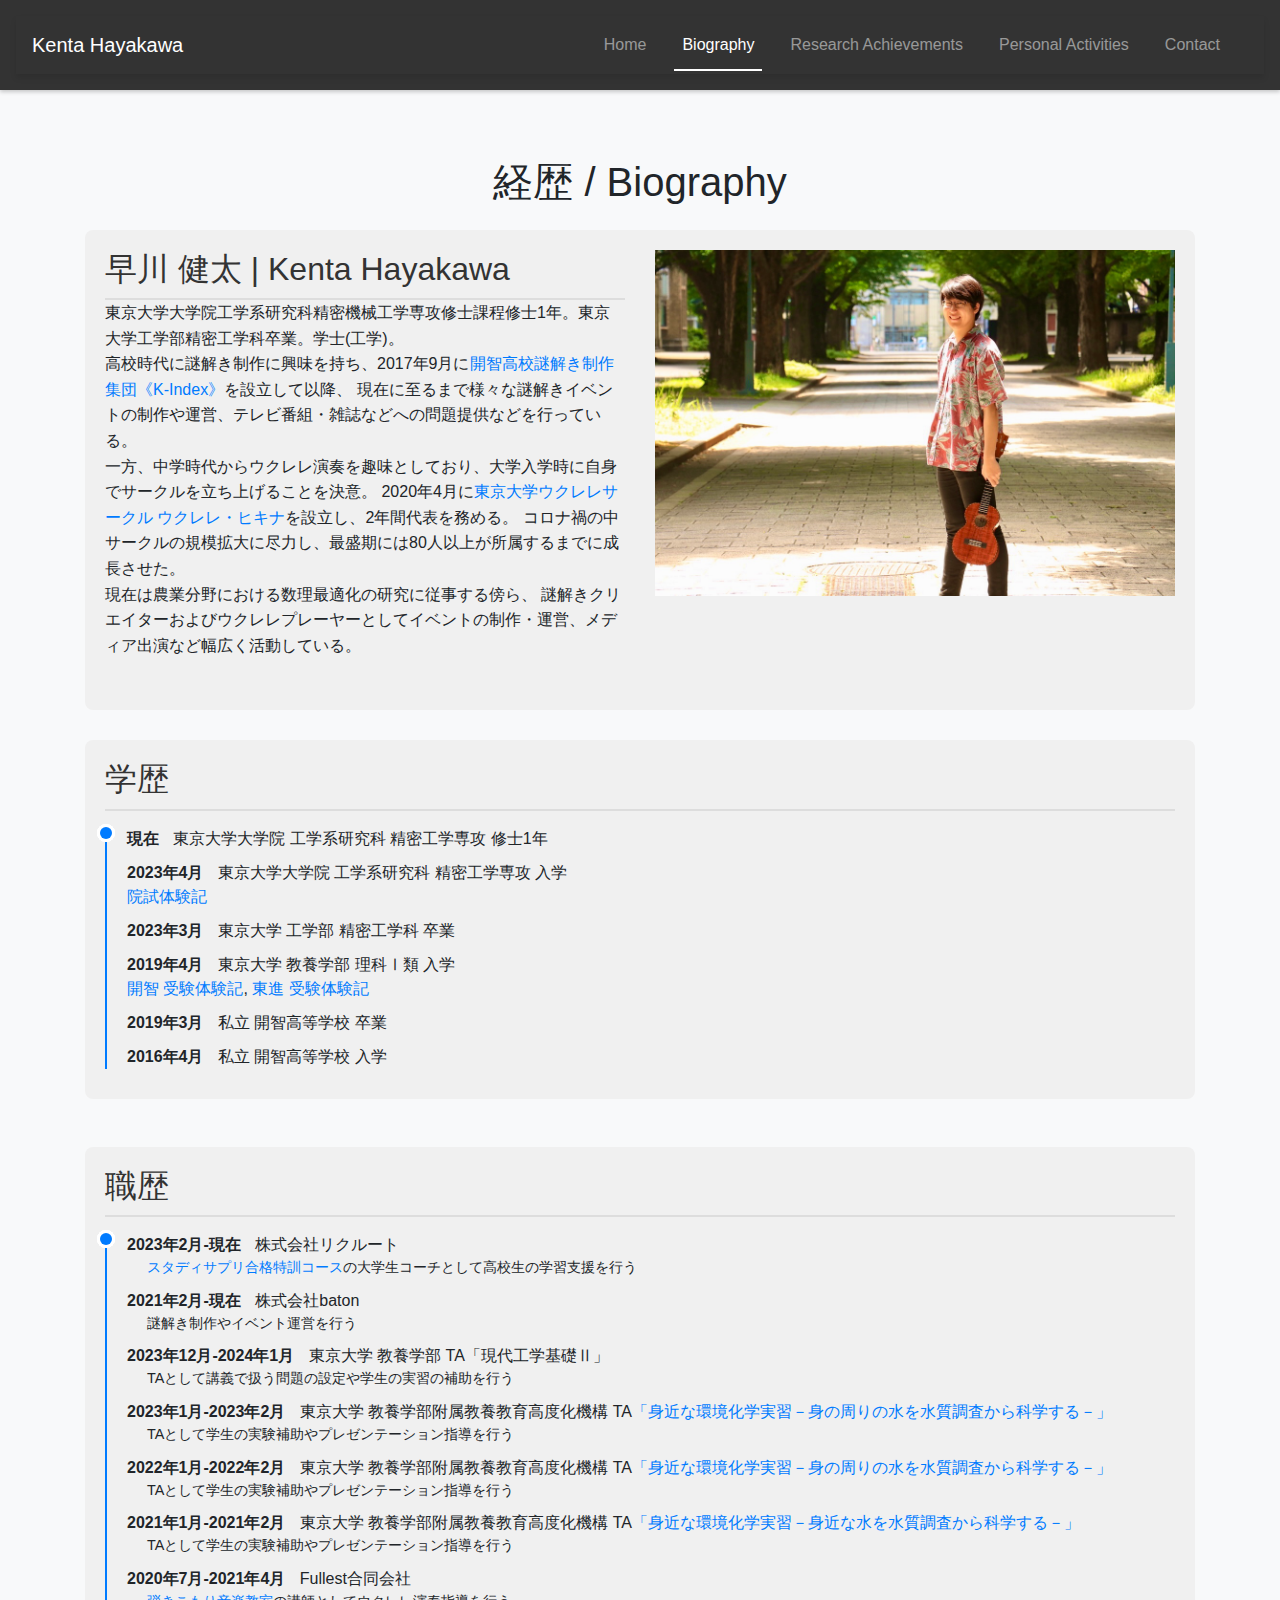
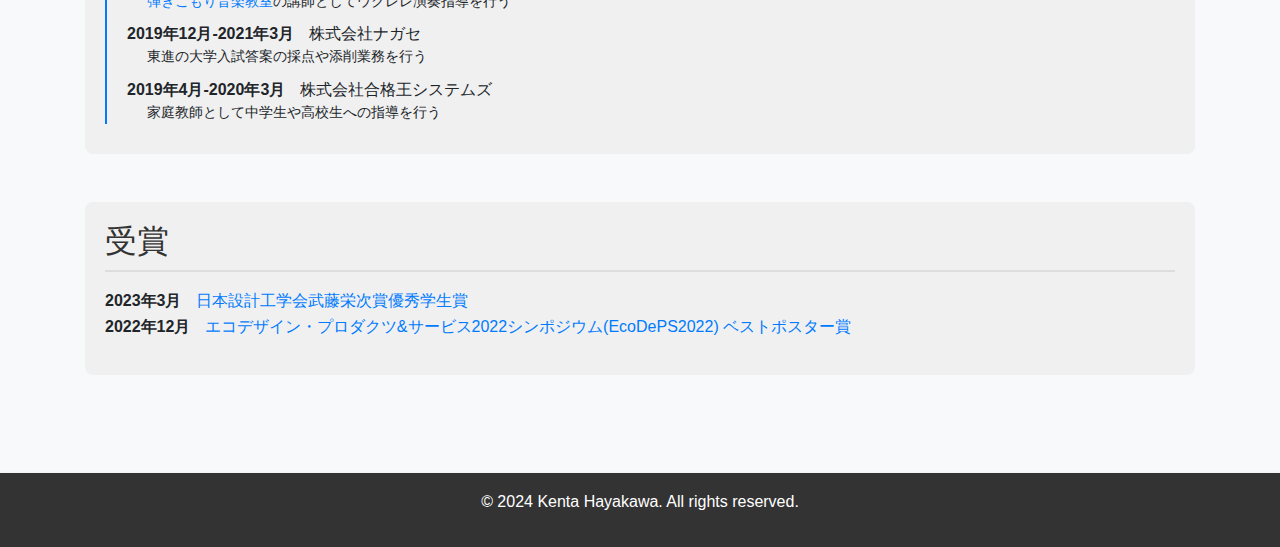
<file: biography.html>
<!DOCTYPE html>
<html lang="ja">
<head>
    <meta charset="UTF-8">
    <meta name="viewport" content="width=device-width, initial-scale=1.0">
    <title>Biography | 早川健太公式ページ</title>
	<link rel="stylesheet" href="https://stackpath.bootstrapcdn.com/bootstrap/4.5.2/css/bootstrap.min.css">
    <link rel="stylesheet" href="css/style.css">
</head>
<body>
    <header class="mb-4">
        <nav class="navbar navbar-expand-lg navbar-dark" style="background-color: #333;">
            <a class="navbar-brand" href="index.html">Kenta Hayakawa</a>
            <button class="navbar-toggler" type="button" data-toggle="collapse" data-target="#navbarNav" aria-controls="navbarNav" aria-expanded="false" aria-label="Toggle navigation">
                <span class="navbar-toggler-icon"></span>
            </button>
            <div class="collapse navbar-collapse" id="navbarNav">
                <ul class="navbar-nav ml-auto">
                    <li class="nav-item">
                        <a class="nav-link" href="index.html">Home</a>
                    </li>
                    <li class="nav-item active">
                        <a class="nav-link" href="biography.html">Biography</a>
                    </li>
                    <li class="nav-item">
                        <a class="nav-link" href="research_achievements.html">Research Achievements</a>
                    </li>
                    <li class="nav-item">
                        <a class="nav-link" href="personal_activities.html">Personal Activities</a>
                    </li>
                    <li class="nav-item">
                        <a class="nav-link" href="contact.html">Contact</a>
                    </li>
                </ul>
            </div>
        </nav>
    </header>

	<main class="container mt-5">
		<h1 class="text-center mb-4">経歴 / Biography</h1>
			<!-- 経歴と写真のセクション -->
			<section class="section">
				<div class="row mb-3">
					<div class="col-md-6">
						<h2 class="mb-0">早川 健太 | Kenta Hayakawa</h2>
						<p>東京大学大学院工学系研究科精密機械工学専攻修士課程修士1年。東京大学工学部精密工学科卒業。学士(工学)。<br>
							高校時代に謎解き制作に興味を持ち、2017年9月に<a href="https://twitter.com/_K_Index" target="_blank">開智高校謎解き制作集団《K-Index》</a>を設立して以降、
							現在に至るまで様々な謎解きイベントの制作や運営、テレビ番組・雑誌などへの問題提供などを行っている。<br>
							一方、中学時代からウクレレ演奏を趣味としており、大学入学時に自身でサークルを立ち上げることを決意。
							2020年4月に<a href="https://sites.google.com/view/u-hikina?pli=1" target="_blank">東京大学ウクレレサークル ウクレレ・ヒキナ</a>を設立し、2年間代表を務める。
							コロナ禍の中サークルの規模拡大に尽力し、最盛期には80人以上が所属するまでに成長させた。<br>
							現在は農業分野における数理最適化の研究に従事する傍ら、
							謎解きクリエイターおよびウクレレプレーヤーとしてイベントの制作・運営、メディア出演など幅広く活動している。</p>
					</div>
					<div class="col-md-6">
						<img src="images/profile_photo.jpg" alt="プロフィール写真" class="img-fluid">
					</div>
				</div>
			</section>
		<section class="mb-5 section">
			<h2 class="mb-3">学歴</h2>
			<div class="timeline">
				<div class="timeline-item">
					<span class="date">現在</span> 東京大学大学院 工学系研究科 精密工学専攻 修士1年
				</div>
				<div class="timeline-item">
					<span class="date">2023年4月</span> 東京大学大学院 工学系研究科 精密工学専攻 入学<br>
					<a href="https://note.com/m78hayata/n/n28e0cb3d55ae" target="_blank">院試体験記</a>
				</div>
				<div class="timeline-item">
					<span class="date">2023年3月</span> 東京大学 工学部 精密工学科 卒業
				</div>
				<div class="timeline-item">
					<span class="date">2019年4月</span> 東京大学 教養学部 理科Ⅰ類 入学<br>
					<a href="documents/entrance_exam_experience_kaichi.pdf" target="_blank">開智 受験体験記</a>, <a href="documents/entrance_exam_experience_toshin.pdf" target="_blank">東進 受験体験記</a>
				</div>
				<div class="timeline-item">
					<span class="date">2019年3月</span> 私立 開智高等学校 卒業
				</div>
				<div class="timeline-item">
					<span class="date">2016年4月</span> 私立 開智高等学校 入学
				</div>
			</div>
		</section>
	
		<section class="mb-5 section">
			<h2 class="mb-3">職歴</h2>
			<!-- 職歴をタイムラインスタイルで表示 -->
			<div class="timeline">
				<div class="timeline-item">
					<span class="date">2023年2月-現在</span> 株式会社リクルート<br>
					<span class="text-small"><a href="https://studysapuri.jp/coaching/" target="_blank">スタディサプリ合格特訓コース</a>の大学生コーチとして高校生の学習支援を行う
				</div>
				<div class="timeline-item">
					<span class="date">2021年2月-現在</span> 株式会社baton<br>
					<span class="text-small">謎解き制作やイベント運営を行う
				</div>
				<div class="timeline-item">
					<span class="date">2023年12月-2024年1月</span> 東京大学 教養学部 TA「現代工学基礎Ⅱ」<br>
					<span class="text-small">TAとして講義で扱う問題の設定や学生の実習の補助を行う
				</div>
				<div class="timeline-item">
					<span class="date">2023年1月-2023年2月</span> 東京大学 教養学部附属教養教育高度化機構 TA<a href="http://www.adves.c.u-tokyo.ac.jp/practical/environmental_chemistry/" target="_blank">「身近な環境化学実習－身の周りの水を水質調査から科学する－」</a>
					<span class="text-small">TAとして学生の実験補助やプレゼンテーション指導を行う
				</div>
				<div class="timeline-item">
					<span class="date">2022年1月-2022年2月</span> 東京大学 教養学部附属教養教育高度化機構 TA<a href="http://www.adves.c.u-tokyo.ac.jp/practical/environmental_chemistry/" target="_blank">「身近な環境化学実習－身の周りの水を水質調査から科学する－」</a>
					<span class="text-small">TAとして学生の実験補助やプレゼンテーション指導を行う
				</div>
				<div class="timeline-item">
					<span class="date">2021年1月-2021年2月</span> 東京大学 教養学部附属教養教育高度化機構 TA<a href="http://www.adves.c.u-tokyo.ac.jp/wp-content/uploads/2021/03/mijikana_Hi.pdf" target="_blank">「身近な環境化学実習－身近な水を水質調査から科学する－」</a>
					<span class="text-small">TAとして学生の実験補助やプレゼンテーション指導を行う
				</div>
				<div class="timeline-item">
					<span class="date">2020年7月-2021年4月</span> Fullest合同会社<br>
					<span class="text-small"><a href="https://www.hikikomorou.com" target="_blank">弾きこもり音楽教室</a>の講師としてウクレレ演奏指導を行う
				</div>
				<div class="timeline-item">
					<span class="date">2019年12月-2021年3月</span> 株式会社ナガセ<br>
					<span class="text-small">東進の大学入試答案の採点や添削業務を行う
				</div>
				<div class="timeline-item">
					<span class="date">2019年4月-2020年3月</span> 株式会社合格王システムズ<br>
					<span class="text-small">家庭教師として中学生や高校生への指導を行う
				</div>
			</div>
		</section>
	
		<section class="section">
			<h2 class="mb-3">受賞</h2>
			<!-- 受賞歴をリスト表示 -->
			<ul class="list-unstyled">
				<p>
					<li><span class="date">2023年3月</span> <a href="https://jsde.or.jp/wp/studentaward2022/" target="_blank">日本設計工学会武藤栄次賞優秀学生賞</a></li>
					<li><span class="date">2022年12月</span> <a href="https://www.t.u-tokyo.ac.jp/topics/tp2023-01-10-001" target="_blank">エコデザイン・プロダクツ&サービス2022シンポジウム(EcoDePS2022) ベストポスター賞</a></li>
				</p>
			</ul>
		</section>
	</main>
    <footer class="mt-5 py-3 text-center" style="background-color: #333; color: white;">
        <p>&copy; 2024 Kenta Hayakawa. All rights reserved.</p>
    </footer>
    <!-- Bootstrap JS and Popper.js -->
    <script src="https://code.jquery.com/jquery-3.5.1.slim.min.js"></script>
    <script src="https://cdn.jsdelivr.net/npm/@popperjs/core@2.5.2/dist/umd/popper.min.js"></script>
    <script src="https://stackpath.bootstrapcdn.com/bootstrap/4.5.2/js/bootstrap.min.js"></script>
    <script src="js/script.js"></script>
</body>
</html>
</file>
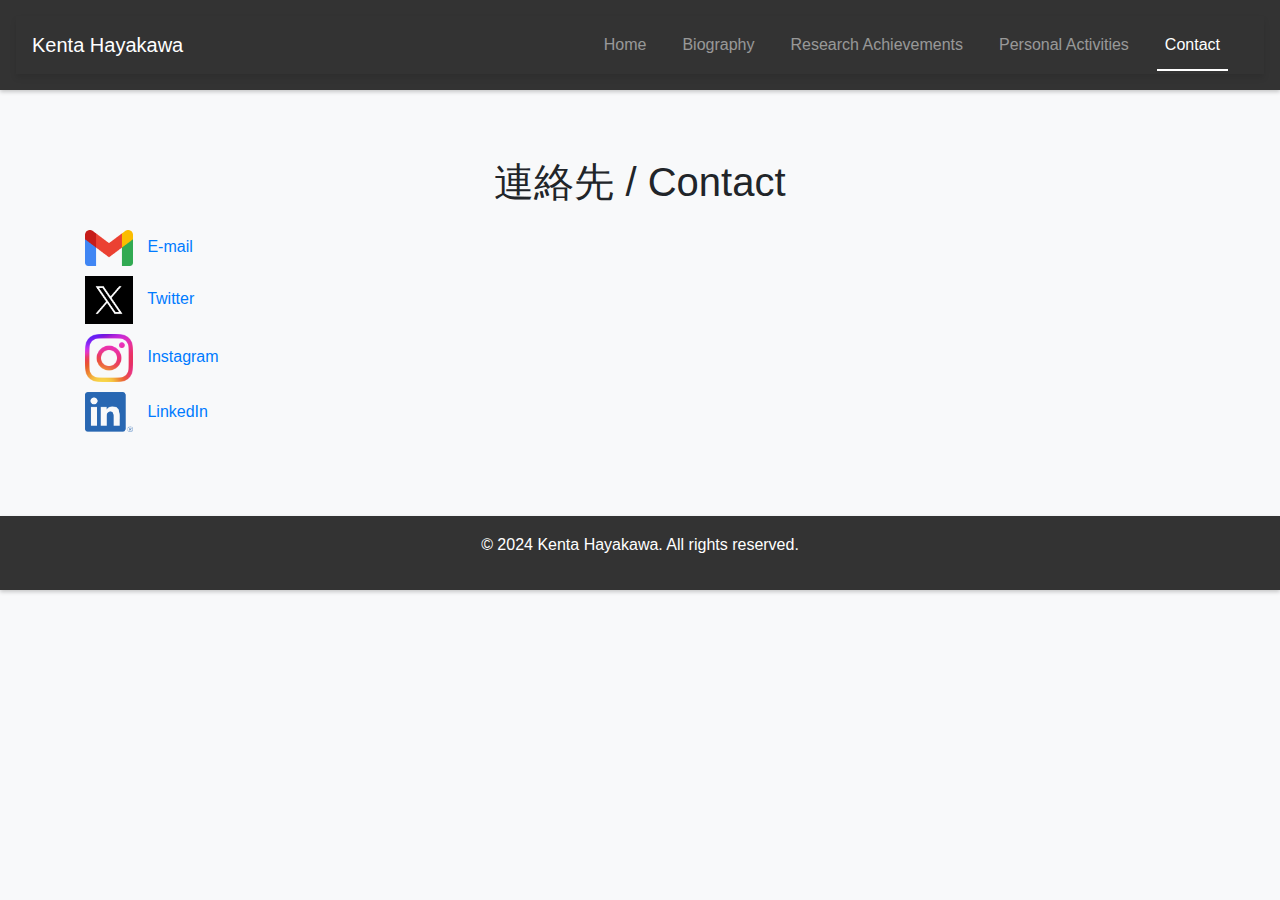
<file: contact.html>
<!DOCTYPE html>
<html lang="ja">
<head>
    <meta charset="UTF-8">
    <meta name="viewport" content="width=device-width, initial-scale=1.0">
    <title>Contact | 早川健太公式ページ</title>
	<link rel="stylesheet" href="https://stackpath.bootstrapcdn.com/bootstrap/4.5.2/css/bootstrap.min.css">
    <link rel="stylesheet" href="css/style.css">
</head>
<body>
    <header class="mb-4">
        <nav class="navbar navbar-expand-lg navbar-dark" style="background-color: #333;">
            <a class="navbar-brand" href="index.html">Kenta Hayakawa</a>
            <button class="navbar-toggler" type="button" data-toggle="collapse" data-target="#navbarNav" aria-controls="navbarNav" aria-expanded="false" aria-label="Toggle navigation">
                <span class="navbar-toggler-icon"></span>
            </button>
            <div class="collapse navbar-collapse" id="navbarNav">
                <ul class="navbar-nav ml-auto">
                    <li class="nav-item">
                        <a class="nav-link" href="index.html">Home</a>
                    </li>
                    <li class="nav-item">
                        <a class="nav-link" href="biography.html">Biography</a>
                    </li>
                    <li class="nav-item">
                        <a class="nav-link" href="research_achievements.html">Research Achievements</a>
                    </li>
                    <li class="nav-item">
                        <a class="nav-link" href="personal_activities.html">Personal Activities</a>
                    </li>
                    <li class="nav-item active">
                        <a class="nav-link" href="contact.html">Contact</a>
                    </li>
                </ul>
            </div>
        </nav>
    </header>

	<main class="container mt-5">
		<section>
			<h1 class="text-center mb-4">連絡先 / Contact</h1>
			<ul class="contact-list">
				<li><a href="mailto:m78hayata@gmail.com"><img src="images/email-logo.png" alt="E-mail"> E-mail</a></li>
				<li><a href="https://twitter.com/UTokyoUkulele" target="_blank"><img src="images/twitter-logo.png" alt="Twitter"> Twitter</a></li>
				<li><a href="https://instagram.com/kenta.utukulele" target="_blank"><img src="images/instagram-logo.png" alt="Instagram"> Instagram</a></li>
				<li><a href="https://linkedin.com/in/kenta-hayakawa-8b332a276" target="_blank"><img src="images/linkedin-logo.png" alt="LinkedIn"> LinkedIn</a></li>
			</ul>
		</section>
	</main>
	
    <footer class="mt-5 py-3 text-center" style="background-color: #333; color: white;">
        <p>&copy; 2024 Kenta Hayakawa. All rights reserved.</p>
    </footer>
    <!-- Bootstrap JS and Popper.js -->
    <script src="https://code.jquery.com/jquery-3.5.1.slim.min.js"></script>
    <script src="https://cdn.jsdelivr.net/npm/@popperjs/core@2.5.2/dist/umd/popper.min.js"></script>
    <script src="https://stackpath.bootstrapcdn.com/bootstrap/4.5.2/js/bootstrap.min.js"></script>
    <script src="js/script.js"></script>
</body>
</html>
</file>
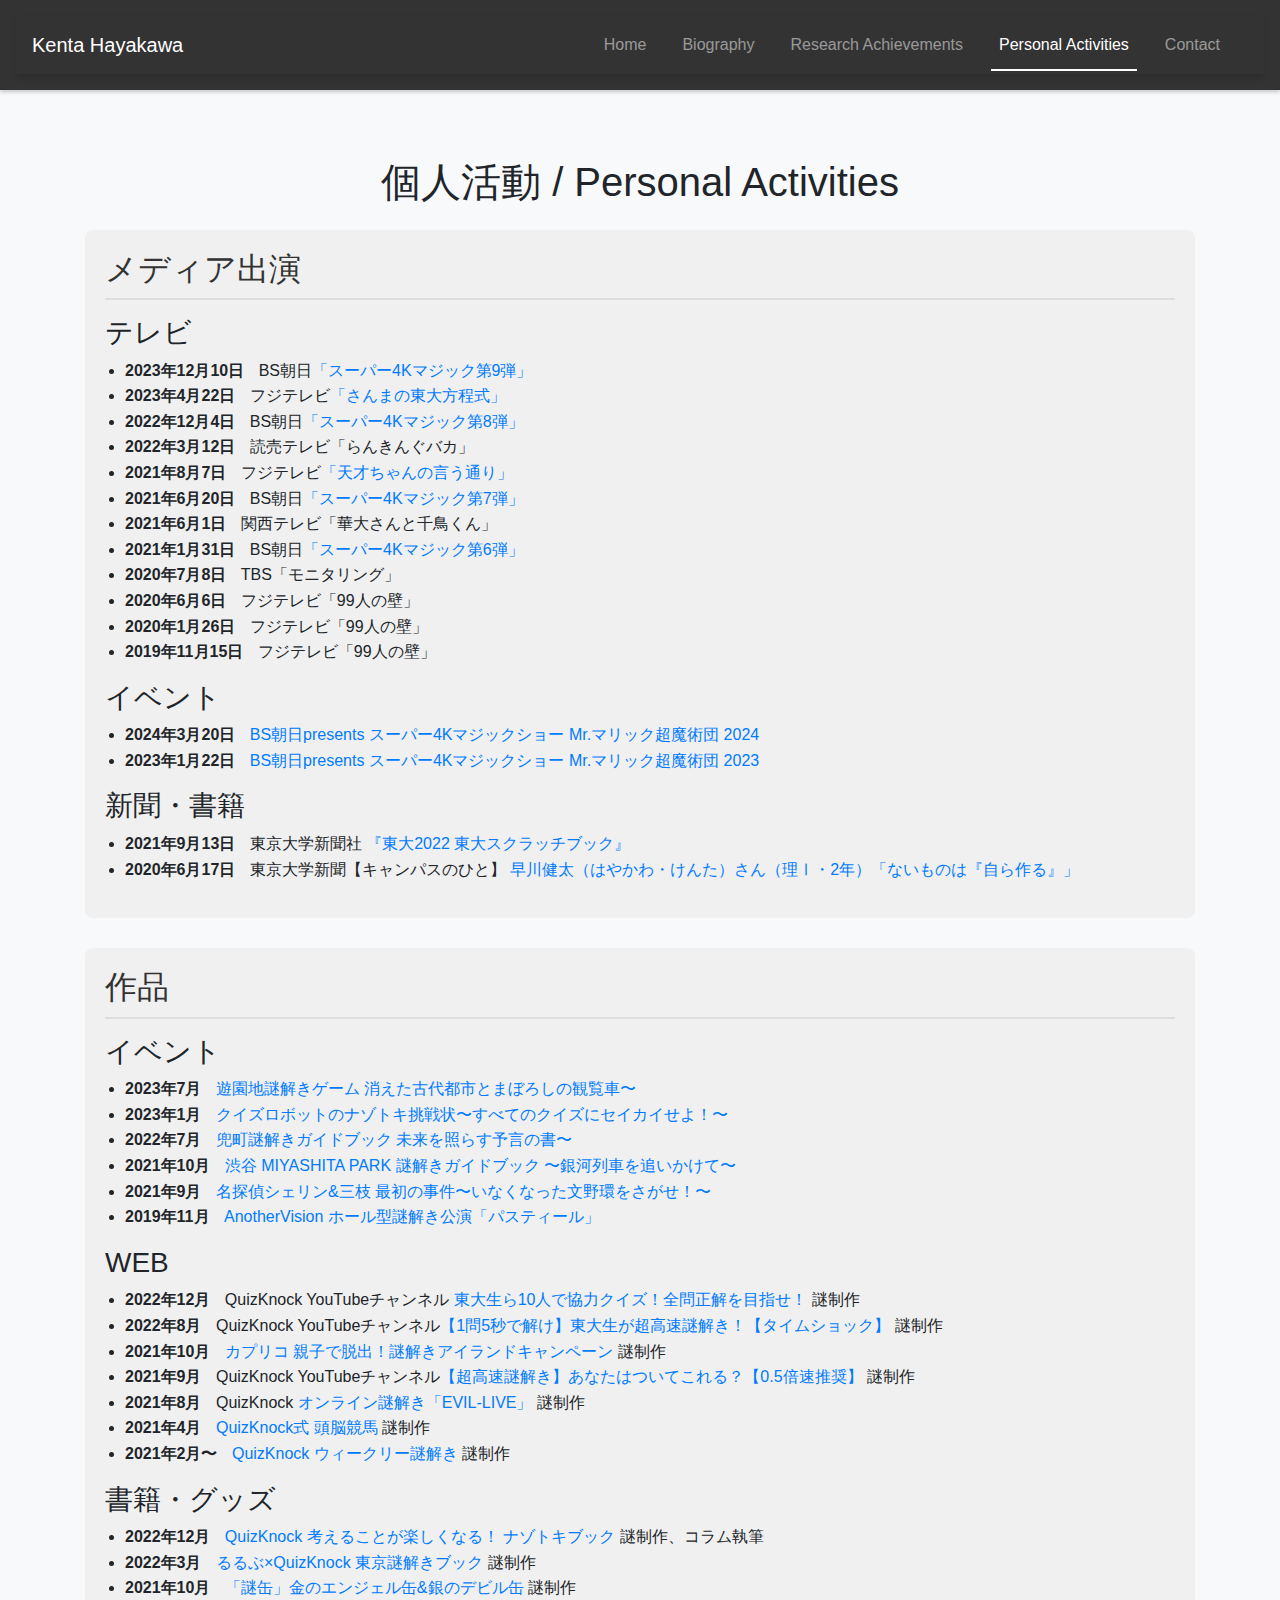
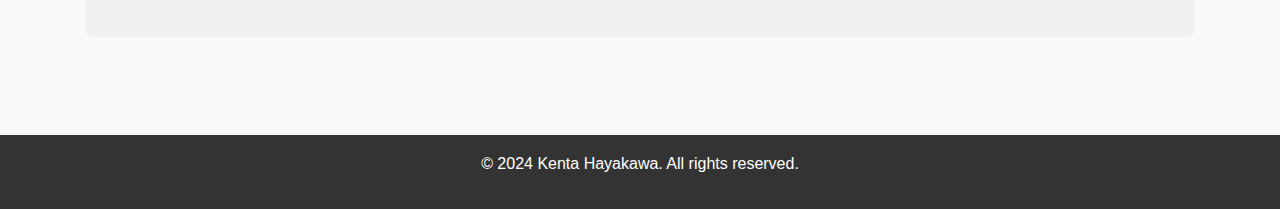
<file: personal_activities.html>
<!DOCTYPE html>
<html lang="ja">
<head>
    <meta charset="UTF-8">
    <meta name="viewport" content="width=device-width, initial-scale=1.0">
    <title>Personal Achievements | 早川健太公式ページ</title>
	<link rel="stylesheet" href="https://stackpath.bootstrapcdn.com/bootstrap/4.5.2/css/bootstrap.min.css">
    <link rel="stylesheet" href="css/style.css">
</head>
<body>
    <header class="mb-4">
        <nav class="navbar navbar-expand-lg navbar-dark" style="background-color: #333;">
            <a class="navbar-brand" href="index.html">Kenta Hayakawa</a>
            <button class="navbar-toggler" type="button" data-toggle="collapse" data-target="#navbarNav" aria-controls="navbarNav" aria-expanded="false" aria-label="Toggle navigation">
                <span class="navbar-toggler-icon"></span>
            </button>
            <div class="collapse navbar-collapse" id="navbarNav">
                <ul class="navbar-nav ml-auto">
                    <li class="nav-item">
                        <a class="nav-link" href="index.html">Home</a>
                    </li>
                    <li class="nav-item">
                        <a class="nav-link" href="biography.html">Biography</a>
                    </li>
                    <li class="nav-item">
                        <a class="nav-link" href="research_achievements.html">Research Achievements</a>
                    </li>
                    <li class="nav-item active">
                        <a class="nav-link" href="personal_activities.html">Personal Activities</a>
                    </li>
                    <li class="nav-item">
                        <a class="nav-link" href="contact.html">Contact</a>
                    </li>
                </ul>
            </div>
        </nav>
    </header>

    <main class="container mt-5">
		<h1 class="text-center mb-4">個人活動 / Personal Activities</h1>
        <section class="section">
            <h2 class="mb-3">メディア出演</h2>
			<h3>テレビ</h3>
				<ul>
					<li><span class="date">2023年12月10日</span> BS朝日<a href="https://www.bs-asahi.co.jp/4kmagic9/" target="_blank">「スーパー4Kマジック第9弾」</a></li>
					<li><span class="date">2023年4月22日</span> フジテレビ<a href="https://www.fujitv.co.jp/fujitv/news/20230421.html" target="_blank">「さんまの東大方程式」</a></li>
					<li><span class="date">2022年12月4日</span> BS朝日<a href="https://www.bs-asahi.co.jp/4kmagic8/" target="_blank">「スーパー4Kマジック第8弾」</a></li>
					<li><span class="date">2022年3月12日</span> 読売テレビ「らんきんぐバカ」</li>
					<li><span class="date">2021年8月7日</span> フジテレビ<a href="https://www.fujitv.co.jp/b_hp/tensaichan/index.html" target="_blank">「天才ちゃんの言う通り」</a></li>
					<li><span class="date">2021年6月20日</span> BS朝日<a href="https://www.bs-asahi.co.jp/4kmagic7/" target="_blank">「スーパー4Kマジック第7弾」</a></li>
					<li><span class="date">2021年6月1日</span> 関西テレビ「華大さんと千鳥くん」</li>
					<li><span class="date">2021年1月31日</span> BS朝日<a href="https://www.bs-asahi.co.jp/4kmagic6/" target="_blank">「スーパー4Kマジック第6弾」</a></li>
					<li><span class="date">2020年7月8日</span> TBS「モニタリング」</li>
					<li><span class="date">2020年6月6日</span> フジテレビ「99人の壁」</li>
					<li><span class="date">2020年1月26日</span> フジテレビ「99人の壁」</li>
					<li><span class="date">2019年11月15日</span> フジテレビ「99人の壁」</li>
				</ul>
				<h3>イベント</h3>
				<ul>
					<li><span class="date">2024年3月20日</span> <a href="https://www.bs-asahi.co.jp/event/20240320/" target="_blank">BS朝日presents スーパー4Kマジックショー Mr.マリック超魔術団 2024</a></li>
					<li><span class="date">2023年1月22日</span> <a href="https://t.pia.jp/pia/event/event.do?eventCd=2236977" target="_blank">BS朝日presents スーパー4Kマジックショー Mr.マリック超魔術団 2023</a></li>
				</ul>
				<h3>新聞・書籍</h3>
				<ul>
					<li><span class="date">2021年9月13日</span> 東京大学新聞社 <a href="https://www.utp.or.jp/book/b584562.html" target="_blank">『東大2022 東大スクラッチブック』</a></li>
					<li><span class="date">2020年6月17日</span> 東京大学新聞【キャンパスのひと】 <a href="https://www.todaishimbun.org/campusnohito20200617/" target="_blank">早川健太（はやかわ・けんた）さん（理Ⅰ・2年）「ないものは『自ら作る』」</a></li>
				</ul>
        </section>
        <section class="section">
            <h2 class="mb-3">作品</h2>
			<h3>イベント</h3>
				<ul>
					<li><span class="date">2023年7月</span> <a href="https://www.portal.quizknock.com/events/2b1aaae2-deb5-49c8-a3b2-89de00d8989a" target="_blank">遊園地謎解きゲーム 消えた古代都市とまぼろしの観覧車〜</a></li>
					<li><span class="date">2023年1月</span> <a href="https://www.portal.quizknock.com/news/5f220d62-856c-4835-97bb-e68f39f4f3da" target="_blank">クイズロボットのナゾトキ挑戦状〜すべてのクイズにセイカイせよ！〜</a></li>
					<li><span class="date">2022年7月</span> <a href="https://prtimes.jp/main/html/rd/p/000000034.000024148.html" target="_blank">兜町謎解きガイドブック 未来を照らす予言の書〜</a></li>
					<li><span class="date">2021年10月</span> <a href="https://nazotokiguidebook-shibuya.quizknock.com" target="_blank">渋谷 MIYASHITA PARK 謎解きガイドブック 〜銀河列車を追いかけて〜</a></li>
					<li><span class="date">2021年9月</span> <a href="https://event.nijisanji.app/nekowosagase/" target="_blank">名探偵シェリン&三枝 最初の事件〜いなくなった文野環をさがせ！〜</a></li>
					<li><span class="date">2019年11月</span> <a href="https://anothervision.tokyo/contents/details/PAST_STEAL" target="_blank">AnotherVision ホール型謎解き公演「パスティール」</a></li>
				</ul>
			<h3>WEB</h3>
				<ul>
					<li><span class="date">2022年12月</span> QuizKnock YouTubeチャンネル<a href="https://www.youtube.com/watch?v=LI3Hw9GxpCU&t=370s" target="_blank"> 東大生ら10人で協力クイズ！全問正解を目指せ！</a> 謎制作</li>
					<li><span class="date">2022年8月</span> QuizKnock YouTubeチャンネル<a href="https://www.youtube.com/watch?v=NZi63stukQM&t=916s" target="_blank">【1問5秒で解け】東大生が超高速謎解き！【タイムショック】</a> 謎制作</li>
					<li><span class="date">2021年10月</span> <a href="https://cp.glico.com/caplico-2021cp/" target="_blank">カプリコ 親子で脱出！謎解きアイランドキャンペーン</a> 謎制作</li>
					<li><span class="date">2021年9月</span> QuizKnock YouTubeチャンネル<a href="https://www.youtube.com/watch?v=Gx8SNCeRB68&t=227s" target="_blank">【超高速謎解き】あなたはついてこれる？【0.5倍速推奨】</a> 謎制作</li>
					<li><span class="date">2021年8月</span> QuizKnock <a href="https://evil-live.quizknock.com" target="_blank">オンライン謎解き「EVIL-LIVE」</a> 謎制作</li>
					<li><span class="date">2021年4月</span> <a href="https://jra-fun.jp/quizknock/" target="_blank">QuizKnock式 頭脳競馬</a> 謎制作</li>
					<li><span class="date">2021年2月〜</span> <a href="https://web.quizknock.com/category/puzzle" target="_blank">QuizKnock ウィークリー謎解き</a> 謎制作</li>
				</ul>
			<h3>書籍・グッズ</h3>
				<ul>
					<li><span class="date">2022年12月</span> <a href="https://www.kadokawa.co.jp/product/322203001786/" target="_blank">QuizKnock 考えることが楽しくなる！ ナゾトキブック</a> 謎制作、コラム執筆</li>
					<li><span class="date">2022年3月</span> <a href="https://books.jtbpublishing.co.jp/e-book/60001-202203152760-000/" target="_blank">るるぶ×QuizKnock 東京謎解きブック</a> 謎制作</li>
					<li><span class="date">2021年10月</span> <a href="https://www.scrapmagazine.com/s/nazokan/" target="_blank">「謎缶」金のエンジェル缶&銀のデビル缶</a> 謎制作</li>
				</ul>
        </section>
    </main>
    <footer class="mt-5 py-3 text-center" style="background-color: #333; color: white;">
        <p>&copy; 2024 Kenta Hayakawa. All rights reserved.</p>
    </footer>
    <!-- Bootstrap JS and Popper.js -->
    <script src="https://code.jquery.com/jquery-3.5.1.slim.min.js"></script>
    <script src="https://cdn.jsdelivr.net/npm/@popperjs/core@2.5.2/dist/umd/popper.min.js"></script>
    <script src="https://stackpath.bootstrapcdn.com/bootstrap/4.5.2/js/bootstrap.min.js"></script>
    <script src="js/script.js"></script>
</body>
</html>
</file>
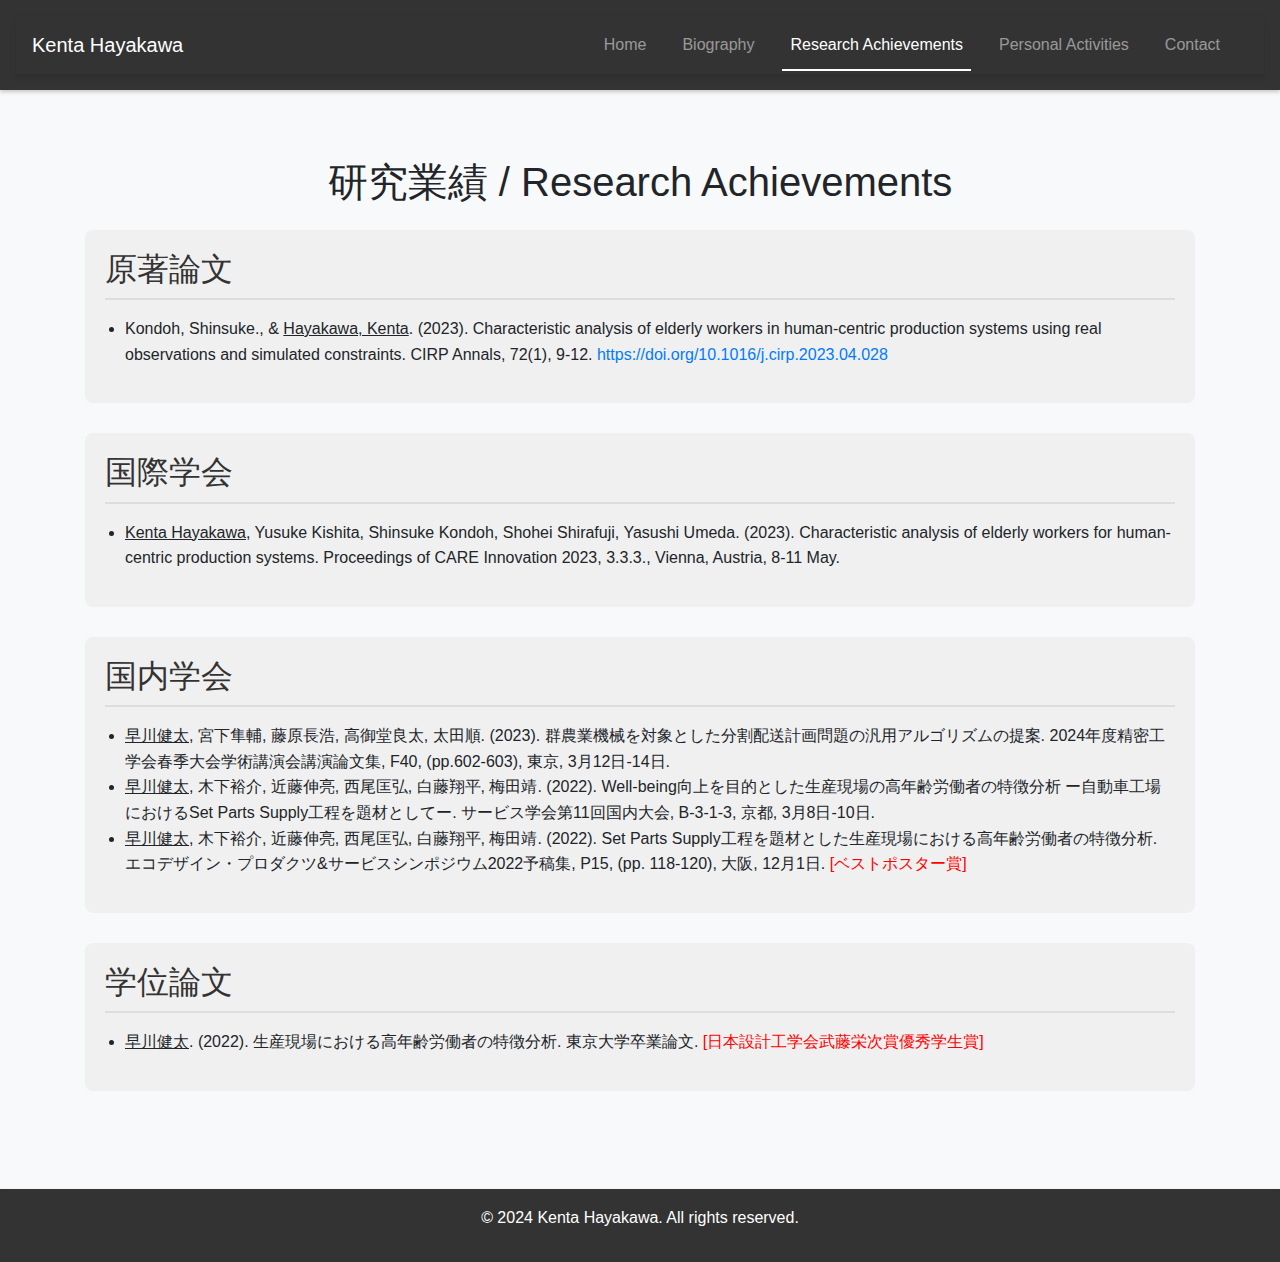
<file: research_achievements.html>
<!DOCTYPE html>
<html lang="ja">
<head>
    <meta charset="UTF-8">
    <meta name="viewport" content="width=device-width, initial-scale=1.0">
    <title>Research Achievements | 早川健太公式ページ</title>
	<link rel="stylesheet" href="https://stackpath.bootstrapcdn.com/bootstrap/4.5.2/css/bootstrap.min.css">
    <link rel="stylesheet" href="css/style.css">
</head>
<body>
    <header class="mb-4">
        <nav class="navbar navbar-expand-lg navbar-dark" style="background-color: #333;">
            <a class="navbar-brand" href="index.html">Kenta Hayakawa</a>
            <button class="navbar-toggler" type="button" data-toggle="collapse" data-target="#navbarNav" aria-controls="navbarNav" aria-expanded="false" aria-label="Toggle navigation">
                <span class="navbar-toggler-icon"></span>
            </button>
            <div class="collapse navbar-collapse" id="navbarNav">
                <ul class="navbar-nav ml-auto">
                    <li class="nav-item">
                        <a class="nav-link" href="index.html">Home</a>
                    </li>
                    <li class="nav-item">
                        <a class="nav-link" href="biography.html">Biography</a>
                    </li>
                    <li class="nav-item active">
                        <a class="nav-link" href="research_achievements.html">Research Achievements</a>
                    </li>
                    <li class="nav-item">
                        <a class="nav-link" href="personal_activities.html">Personal Activities</a>
                    </li>
                    <li class="nav-item">
                        <a class="nav-link" href="contact.html">Contact</a>
                    </li>
                </ul>
            </div>
        </nav>
    </header>

    <main class="container mt-5">
        <h1 class="text-center mb-4">研究業績 / Research Achievements</h1>
        <section class="section">
            <h2 class="mb-3">原著論文</h2>
            <ul>
                <li>Kondoh, Shinsuke., & <span class="underline-text">Hayakawa, Kenta</span>. (2023). Characteristic analysis of elderly workers in human-centric production systems using real observations and simulated constraints. CIRP Annals, 72(1), 9-12. <a href="https://doi.org/10.1016/j.cirp.2023.04.028" target="_blank">https://doi.org/10.1016/j.cirp.2023.04.028</a></li>
            </ul>
        </section>
        <section class="section">
            <h2 class="mb-3">国際学会</h2>
            <ul>
                <li><span class="underline-text">Kenta Hayakawa</span>, Yusuke Kishita, Shinsuke Kondoh, Shohei Shirafuji, Yasushi Umeda. (2023). Characteristic analysis of elderly workers for human-centric production systems. Proceedings of CARE Innovation 2023, 3.3.3., Vienna, Austria, 8-11 May.</li>
            </ul>
        </section>
        <section class="section">
            <h2 class="mb-3">国内学会</h2>
            <ul>
                <li><span class="underline-text">早川健太</span>, 宮下隼輔, 藤原長浩, 高御堂良太, 太田順. (2023). 群農業機械を対象とした分割配送計画問題の汎用アルゴリズムの提案. 2024年度精密工学会春季大会学術講演会講演論文集, F40, (pp.602-603), 東京, 3月12日-14日.</li>
                <li><span class="underline-text">早川健太</span>, 木下裕介, 近藤伸亮, 西尾匡弘, 白藤翔平, 梅田靖. (2022). Well-being向上を目的とした生産現場の高年齢労働者の特徴分析 ー自動車工場におけるSet Parts Supply工程を題材としてー. サービス学会第11回国内大会, B-3-1-3, 京都, 3月8日-10日.</li>
                <li><span class="underline-text">早川健太</span>, 木下裕介, 近藤伸亮, 西尾匡弘, 白藤翔平, 梅田靖. (2022). Set Parts Supply工程を題材とした生産現場における高年齢労働者の特徴分析. エコデザイン・プロダクツ&サービスシンポジウム2022予稿集, P15, (pp. 118-120), 大阪, 12月1日. <span style="color: red;">[ベストポスター賞]</span></li>
            </ul>
        </section>
        <section class="section">
            <h2 class="mb-3">学位論文</h2>
            <ul>
                <li><span class="underline-text">早川健太</span>. (2022). 生産現場における高年齢労働者の特徴分析. 東京大学卒業論文. <span style="color: red;">[日本設計工学会武藤栄次賞優秀学生賞]</span></li>
            </ul>
        </section>
    </main>
    <footer class="mt-5 py-3 text-center" style="background-color: #333; color: white;">
        <p>&copy; 2024 Kenta Hayakawa. All rights reserved.</p>
    </footer>
    <!-- Bootstrap JS and Popper.js -->
    <script src="https://code.jquery.com/jquery-3.5.1.slim.min.js"></script>
    <script src="https://cdn.jsdelivr.net/npm/@popperjs/core@2.5.2/dist/umd/popper.min.js"></script>
    <script src="https://stackpath.bootstrapcdn.com/bootstrap/4.5.2/js/bootstrap.min.js"></script>
    <script src="js/script.js"></script>
</body>
</html>
</file>
<file: css/style.css>
body {
  font-family: 'Roboto', sans-serif;
  margin: 0;
  padding: 0; /* autoから0へ変更 */
  box-sizing: border-box;
  background-color: #f8f9fa;
}

@media (max-width: 768px) {
  body {
    font-size: 14px; /* ボディのフォントサイズを少し小さく調整 */
  }
  h1, h2, h3, h4, h5, h6 {
    font-size: 1.25rem; /* 見出しのフォントサイズを全体的に小さく調整 */
  }
  .card-title {
    font-size: 1rem; /* タイトルのフォントサイズをさらに小さく */
  }
  .card-subtitle {
    font-size: 0.85rem; /* 日付のフォントサイズを小さく */
  }
  .card-text {
    font-size: 0.95rem; /* カードテキストのフォントサイズを調整 */
  }
  p {
    font-size: 1rem;
  }
  header h1 {
    font-size: 20px;
  }
  .navbar-nav .nav-link {
    font-size: 18px;
  }
  .date {
    font-weight: 600;
    margin-right: 10px; /* 日付とテキストの間隔 */
  }
}

.text-large, .text-small {
  display: block; /* ブロック要素として表示 */
}

.text-large {
  font-size: 1.2rem;
}

.text-small {
  font-size: 0.9rem;
  margin-left: 20px;
}

header, footer {
  background-color: #333;
  color: white;
  text-align: center;
  padding: 1em;
  box-shadow: 0 2px 4px rgba(0,0,0,.2);
}

ul {
  word-wrap: break-word;
}

/* ナビゲーションリンクの基本スタイル */
.nav-link {
  color: #666; /* 通常時は少し暗い色 */
  margin-right: 20px; /* ナビゲーションリンク間の余白を設定 */
  position: relative;
  text-decoration: none; /* 下線を消去 */
  transition: color 0.3s; /* 色の変化を滑らかに */
}

/* ホバー時とアクティブ時のスタイル */
.nav-link:hover, .nav-link.active {
  color: #fff; /* フォントの色を白に */
}

.nav-link::after, .nav-link.active::after {
  background-color: #fff; /* 下線の色を白に */
}

.nav-link::after, .nav-link:hover::after, .nav-link.active::after {
  content: '';
  position: absolute;
  bottom: -5px;
  left: 50%;
  width: 0;
  height: 2px;
  background-color: #fff;
  transition: width 0.3s, left 0.3s;
}

.nav-link:hover::after, .nav-link.active::after {
  width: 100%;
  left: 0;
}

main {
  padding: 20px;
}

p {
  line-height: 1.6;
  margin-top: 0;
  margin-bottom: 1rem;
}

.underline-text {
  text-decoration: underline;
}

.navbar {
  background-color: #333 !important;
  box-shadow: 0 4px 6px rgba(0,0,0,.1);
}

.btn-custom, .btn-custom:hover {
  background-color: #007bff; /* ホバー時に暗くする設定は:hoverセレクタで指定 */
  color: white;
  padding: 0.375rem 0.75rem;
  border-radius: 0.25rem;
  transition: background-color 0.3s;
}

.btn-custom:hover {
  background-color: #0056b3;
}

.timeline {
  border-left: 2px solid #007bff; /* タイムラインの線 */
  padding-left: 20px; /* タイムラインからの余白を増やして右に寄せる */
  position: relative;
}

.timeline-item {
  margin-bottom: 10px; /* アイテム間の余白 */
}

.timeline-item::before {
  content: '';
  position: absolute;
  left: -7px; /* 中心点の位置を調整して線と丸が中心で合うように */
  top: 0;
  height: 12px;
  width: 12px;
  background-color: #007bff; /* 中心点の色 */
  border-radius: 50%; /* 円形にする */
  box-shadow: 0 0 0 3px #fff; /* 中心点の周りの白い輪 */
}

.date {
  font-weight: bold;
  margin-right: 10px; /* 日付とテキストの間隔 */
}

.contact-list {
  list-style-type: none; /* リストの記号を消去 */
  padding: 0; /* リストのデフォルトパディングを消去 */
}

.contact-list li {
  margin-bottom: 10px; /* リストアイテム間のマージン */
  display: flex; /* フレックスボックスモデルを適用 */
  align-items: center; /* アイテムを中央揃え */
}

.contact-list li img {
  margin-right: 10px; /* 画像とテキストの間隔 */
  width: 48px; /* 元のサイズの2倍の幅 */
  object-fit: contain; /* 縦横比を保持 (必要に応じて) */
}

.section {
  background-color: #f0f0f0; /* セクションの背景色を少し暗めの色に設定 */
  margin-bottom: 30px; /* セクション間の余白 */
  padding: 20px; /* セクション内のパディング */
  border-radius: 8px; /* 角を丸く */
}

.section h2 {
  color: #333; /* セクションタイトルの色 */
  margin-bottom: 15px; /* タイトルと内容の間隔 */
  padding-bottom: 10px; /* タイトルの下のパディング */
  border-bottom: 2px solid #ddd; /* タイトルの下に線を引く */
}

ul {
  padding-left: 20px; /* リストのインデントを調整 */
}

ul li {
  line-height: 1.6; /* リストアイテムの行間隔 */
}

.card-title {
  color: #7c27dc; /* タイトルの色を変更 */
}

.card-subtitle {
  font-weight: bold; /* サブタイトル（日付）を強調 */
}

.card-link {
  color: #007bff; /* リンクの色を調整 */
}

.image-container img {
  width: 100%; /* 表示画面の横幅と同じになるように設定 */
  height: auto; /* 縦横比を維持しつつ、高さを自動調整 */
  object-fit: contain; /* 縦横比を保ちつつ、画像がコンテナに収まるように調整 */
}

.overlay-text {
  position: absolute;
  top: 50%;
  left: 50%;
  transform: translate(-50%, -50%);
  width: 100%;
  text-align: center;
  animation: fadeInUpToCenter 1.2s ease-out; /* アニメーションを適用 */
  color: white;
}

.img-fluid {
  width: 100%; /* 画像をコンテナの幅に合わせる */
  height: auto; /* 画像の縦横比を保つ */
}

@keyframes fadeInUpToCenter {
  from {
    transform: translate(-50%, -40%); /* 中心から少し下にオフセット */
    opacity: 0; /* 完全に透明 */
  }
  to {
    transform: translate(-50%, -50%); /* 正確に中央に */
    opacity: 1; /* 完全に不透明 */
  }
}
</file>
